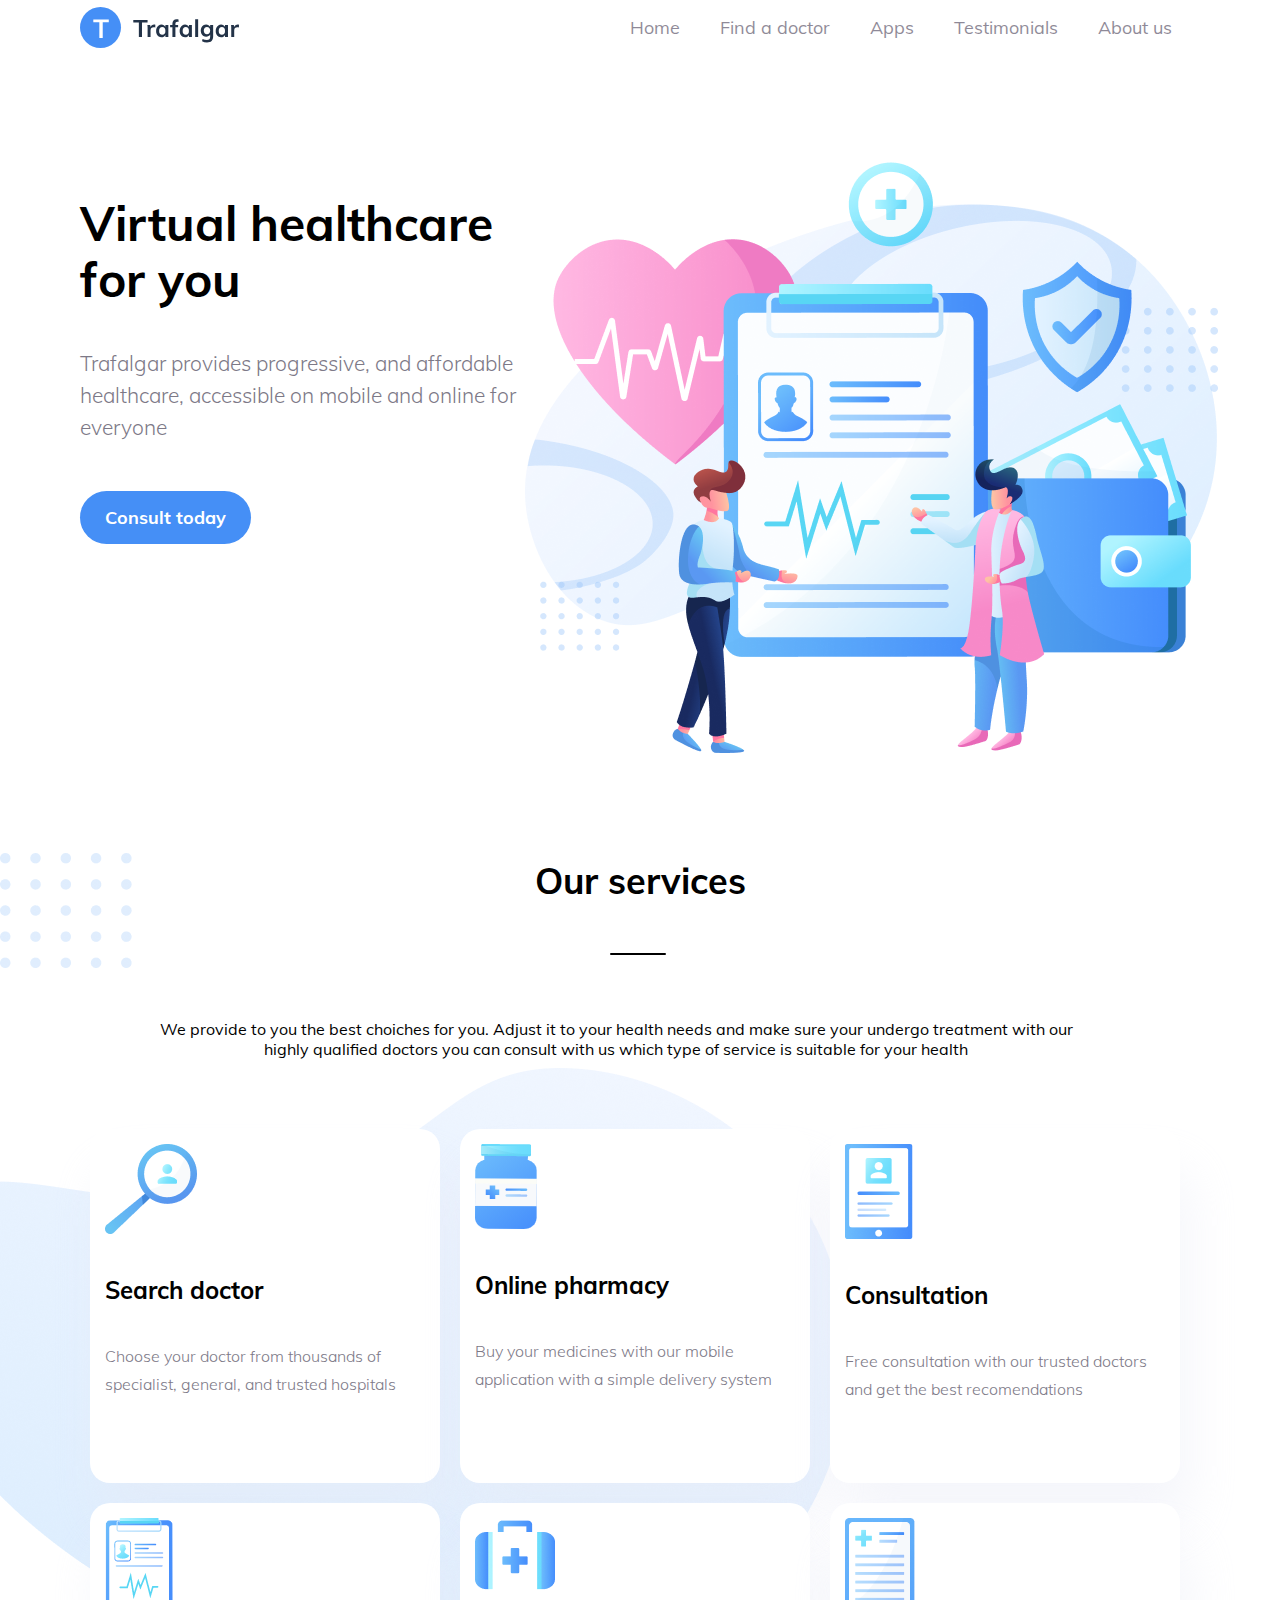
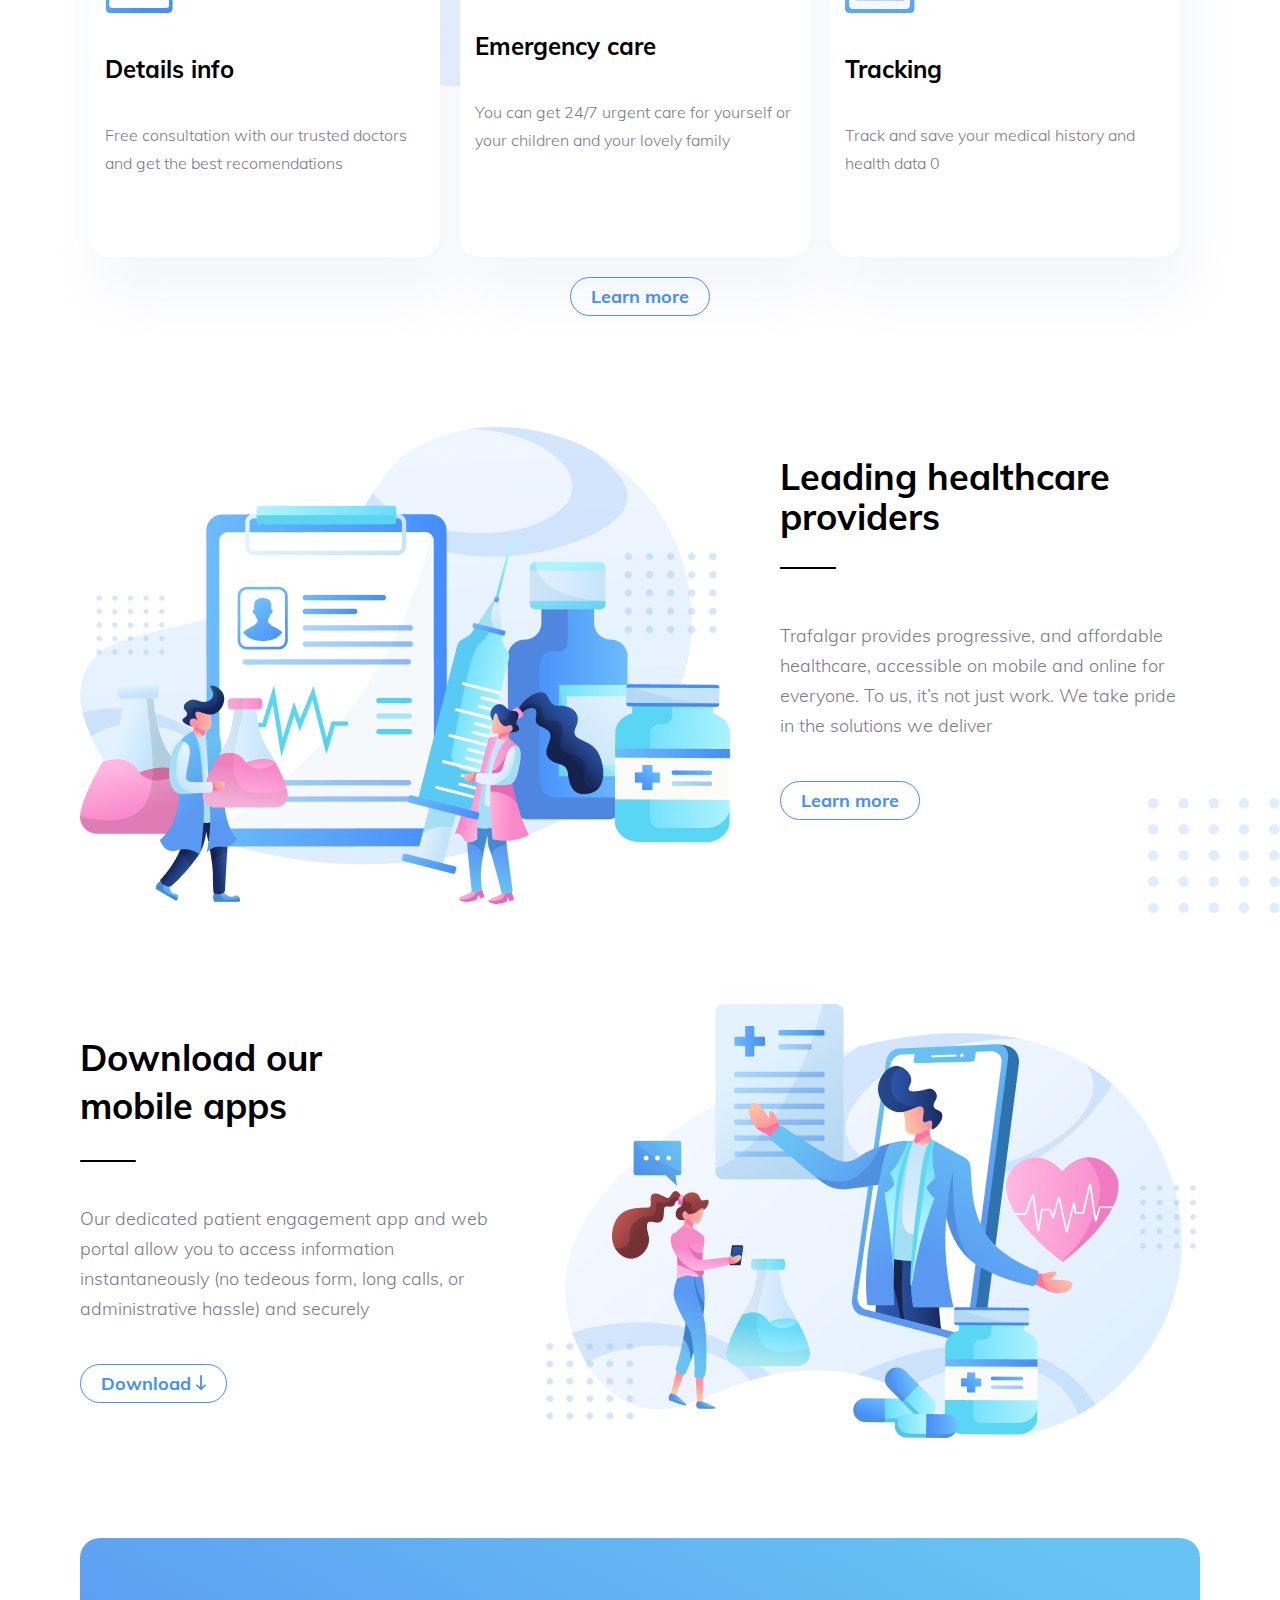
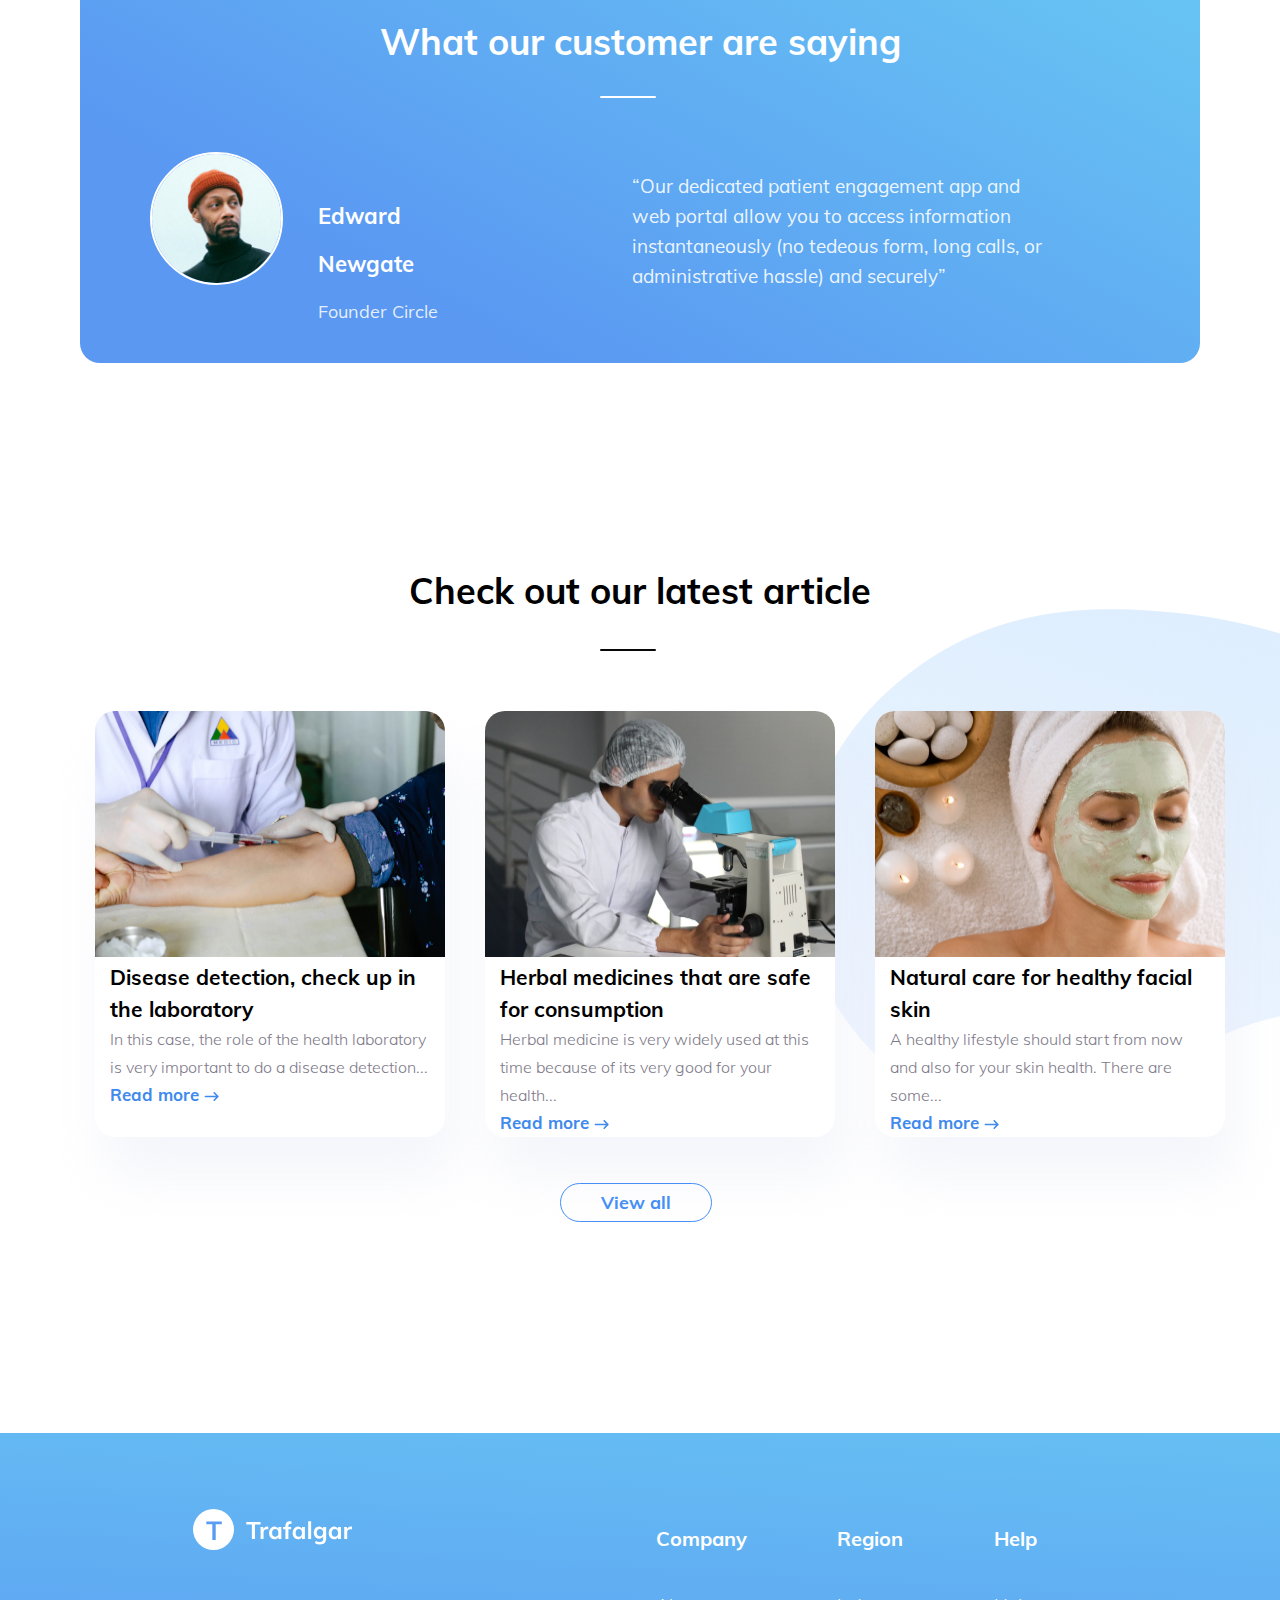
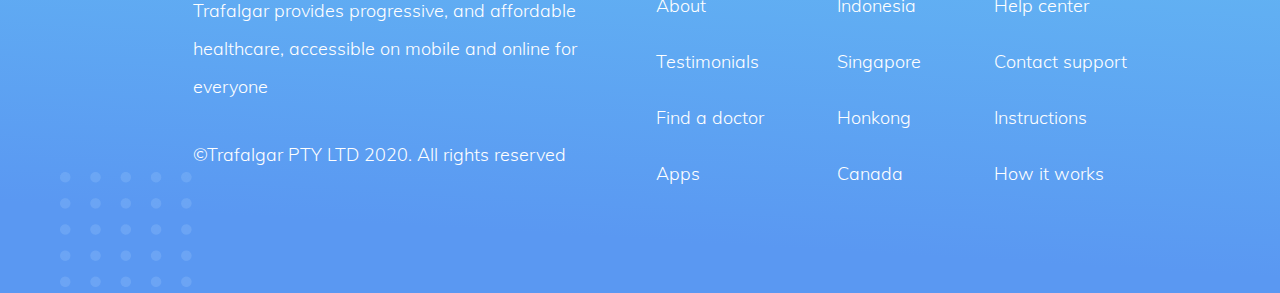
<file: index.html>
<!DOCTYPE html>
<html lang="en">

<head>
    <meta charset="UTF-8">
    <meta http-equiv="X-UA-Compatible" content="IE=edge">
    <meta name="viewport" content="width=device-width, initial-scale=1.0">
    <link rel="stylesheet" href="./css/main.css">
    <title>Document</title>
</head>

<body>
    <!-- site header -->

    <header class="site-header container">

        <img class="site-logo" src="./images/logo.svg" alt="bu logotiv">

        <ul class="site-header-list">

            <li>
                <a class="site-header-list-item" href="#">Home</a>
            </li>

            <li>
                <a class="site-header-list-item" href="#">Find a doctor</a>
            </li>

            <li>
                <a class="site-header-list-item" href="#">Apps</a>
            </li>

            <li>
                <a class="site-header-list-item" href="#">Testimonials</a>
            </li>

            <li>
                <a class="site-header-list-item" href="#">About us</a>
            </li>

        </ul>

    </header>

    <!-- site main -->

    <main class="main">

        <section>




            <div class="container section-health">

                <div class="section-health-box">

                    <h2 class="box-info-header">Virtual healthcare
                        for you
                    </h2>

                    <p class="box-info-p">
                        Trafalgar provides progressive, and affordable
                        healthcare, accessible on mobile and online
                        for everyone
                    </p>

                    <a class="box-info-link" href="#">Consult today</a>

                </div>

                <img class="section-health-image" src="./images/section-health.png" alt="bu yerda rasm bor">

            </div>

        </section>

        <!-- <section-services> -->

        <section class="section-services">

            <div class="container">

                <h2 class="section-our-services-header">Our services</h2>

                <span class="section-our-services-span"></span>

                <p class="section-our-services-p">We provide to you the best choiches for you. Adjust it to your health
                    needs and make sure your undergo treatment with our highly qualified doctors you can consult with us
                    which type of service is suitable for your health
                </p>
            </div>

            <ul class="section-services-list container">

                <li class="section-services-list-item">

                    <img src="./images/lupa.png" alt="bu yerda rasm bor">
                    <h3>Search doctor</h3>
                    <p>Choose your doctor from thousands of specialist, general, and trusted hospitals</p>

                </li>

                <li class="section-services-list-item">

                    <img src="./images/Frame-(2).png" alt="bu yerda rasm bor">
                    <h3>Online pharmacy</h3>
                    <p>Buy your medicines with our mobile application with a simple delivery system</p>

                </li>

                <li class="section-services-list-item">
                    <img src="./images/Frame.png" alt="bu yerda rasm bor">
                    <h3>Consultation</h3>
                    <p>Free consultation with our trusted doctors and get the best recomendations</p>

                </li>

                <li class="section-services-list-item">
                    <img src="./images/Frame-(2)-(1).png" alt="bu yerda rasm bor">
                    <h3>Details info</h3>
                    <p>Free consultation with our trusted doctors and get the best recomendations</p>

                </li>

                <li class="section-services-list-item">
                    <img src="./images/Frame-4.png" alt="bu yerda rasm bor">
                    <h3>Emergency care</h3>
                    <p>You can get 24/7 urgent care for yourself or your children and your
                        lovely family</p>

                </li>

                <li class="section-services-list-item">
                    <img src="./images/Group.png" alt="bu yerda rasm bor">
                    <h3>Tracking</h3>
                    <p>Track and save your medical history and health data 0</p>

                </li>
            </ul>

            <div class="container section-services-link-box">
                <a class="section-services-link" href="#">Learn more</a>
            </div>


        </section>

        <!-- Leading-healthcare-providers -->

        <section>

            <div class="section-Leading-healthcare-providers-box container">

                <img class="ection-Leading-healthcare-providers-image" src="./images/trafalgar-illustration.png"
                    alt="bu yerda rasm bor">

                <div class="section-Leading-healthcare-providers-info">

                    <h2 class="section-Leading-healthcare-providers-header">Leading healthcare providers</h2>

                    <span class="section-Leading-healthcare-providers-span"></span>

                    <p class="section-Leading-healthcare-providers-p">
                        Trafalgar provides progressive, and affordable healthcare, accessible on mobile and online for
                        everyone. To us, it’s not just work. We take pride
                        in the solutions we deliver
                    </p>

                    <a class="section-Leading-healthcare-providers-link" href="#">Learn more</a>

                </div>

            </div>

        </section>

        <!-- <section-DOWNLOAD> -->

        <section class="download">

            <div class="section-DOWNLOAD container">

                <div class="section-DOWNLOAD-box">

                    <h2 class="section-DOWNLOAD-header">Download our
                        mobile apps</h2>

                    <span class="section-DOWNLOAD-span"></span>

                    <p class="section-DOWNLOAD-info">

                        Our dedicated patient engagement app and
                        web portal allow you to access information instantaneously (no tedeous form, long calls,
                        or administrative hassle) and securely
                    </p>

                    <a class="section-DOWNLOAD-link" href="#">Download
                        <img class="section-DOWNLOAD-icon" src="./images/app-dowload-icon-1.svg" alt="icon">
                    </a>

                </div>

                <img class="section-DOWNLOAD-image" src="./images/trafalgar-illustrat.png" alt="bu yerda rasm bor">

            </div>

        </section>

        <!-- section-customer -->

        <section>

            <div class="container">

                <div class="section-customer">

                    <h2 class="section-cutomer-header">What our customer are saying</h2>

                    <span class="section-cutomer-span"></span>

                    <div class="section-cutomer-box">

                        <img class="section-cutomer-image" src="./images/Mask-Group.jpg" alt="bu yerda rasm bor"
                            width="133px" height="133px">

                        <div class="section-cutomer-Edward-Newgate">
                            <p class="section-cutomer-p">Edward Newgate</p>
                            <small class="section-cutomer-small">Founder Circle</small>
                        </div>

                        <blockquote class="section-cutomer-blockquote">
                            “Our dedicated patient engagement app and
                            web portal allow you to access information instantaneously (no tedeous form, long calls,
                            or administrative hassle) and securely”
                        </blockquote>
                    </div>


                </div>



            </div>

        </section>

        <!-- Check out our latest article -->

        <section class="latest-article">

            <div class="container">

                <h2 class="latest-article-header">Check out our latest article</h2>

                <span class="latest-article-span"></span>

                <ul class="latest-article-list">

                    <li class="latest-article-list-item">

                        <img class="latest-article-list-item-img" src="./images/image-2.jpg" alt="bu yerda rasm bor"
                            width="369" height="246">

                        <h2>
                            Disease detection, check up in the laboratory
                        </h2>

                        <p>
                            In this case, the role of the health laboratory is very important to do
                            a disease detection...
                        </p>

                        <a href="#">Read more <img src="./images/Vector-icon.svg" alt="bu icon"></a>
                    </li>

                    <li class="latest-article-list-item">

                        <img class="latest-article-list-item-img" src="./images/image-3.jpg" alt="bu yerda rasm bor"
                            width="369" height="246">

                        <h2>Herbal medicines that are safe for consumption
                        </h2>

                        <p>
                            Herbal medicine is very widely used at this time because of its very good for your
                            health...
                        </p>
                        <a href="#">Read more <img src="./images/Vector-icon.svg" alt="bu icon">
                        </a>
                    </li>

                    <li class="latest-article-list-item">

                        <img class="latest-article-list-item-img" src="./images/image-4.jpg" alt="bu yerda rasm bor"
                            width="369" height="246">

                        <h2>
                            Natural care for healthy facial skin
                        </h2>
                        <p>
                            A healthy lifestyle should start from now and also for your skin health.
                            There are some...
                        </p>

                        <a href="#">Read more <img src="./images/Vector-icon.svg" alt="bu icon">
                        </a>

                    </li>

                </ul>

                <a class="latest-article-link" href="#">View all</a>
            </div>
        </section>

        <!--site footer -->

        <footer class="site-footer">

            <div class="container footer-box">

                <ul class="footer-list">
                    <li class="footer-list-item footer-list-item-1">

                        <img class="footer-trafalgar" src="./images/trafalgar-footer.svg" alt="logo">
                        <p>
                            Trafalgar provides progressive, and affordable healthcare, accessible on mobile and
                            online
                            for everyone
                        </p>
                        <p class="list-item-p1">©Trafalgar PTY LTD 2020. All rights reserved

                        </p>
                    </li>

                    <li class="footer-list-item">

                        <strong>Company</strong>
                        <p>About</p>
                        <p>Testimonials</p>
                        <p>Find a doctor</p>
                        <p>Apps</p>
                    </li>

                    <li class="footer-list-item">

                        <strong>Region</strong>
                        <p>Indonesia</p>
                        <p>Singapore</p>
                        <p>Honkong</p>
                        <p>Canada</p>

                    </li>

                    <li class="footer-list-item">

                        <strong>Help</strong>
                        <p>Help center</p>
                        <p>Contact support</p>
                        <p>Instructions</p>
                        <p>How it works</p>

                    </li>
                </ul>


            </div>
        </footer>

    </main>



</body>

</html>
</file>
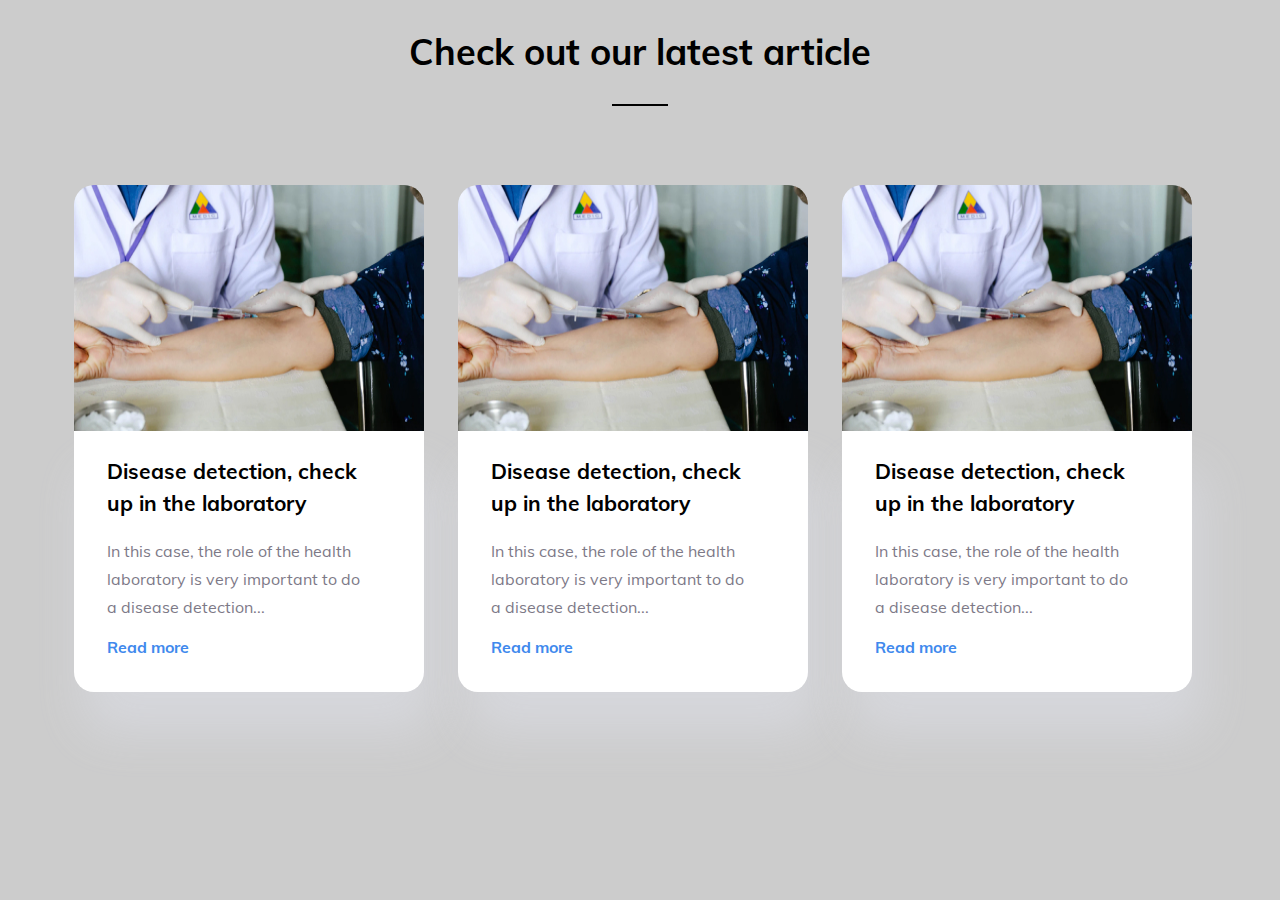
<file: main.html>
<!DOCTYPE html>
<html lang="en">

<head>
    <meta charset="UTF-8">
    <meta http-equiv="X-UA-Compatible" content="IE=edge">
    <meta name="viewport" content="width=device-width, initial-scale=1.0">
    <title>Document</title>
    <link rel="stylesheet" href="./css/main.css">
</head>

<body>


    <style>
        body {
            box-sizing: border-box;
            background-color: #ccc;
        }

        .containerr {
            width: 1200px;
            margin: 0 auto;
        }

        .leatest-article__header {
            font-weight: bold;
            font-size: 36px;
            line-height: 56px;
            text-align: center;
        }

        .leatest-article__hr {
            width: 56px;
            height: 2px;
            background-color: black;
            border: none;
            margin: 0 auto;
            margin-bottom: 79px;
        }

        .box-wrap {
            display: flex;
            flex-direction: column;
            width: 350px;
            margin-left: 34px;
        }

        .box-wrapper {
            display: flex;
            flex-wrap: wrap;
            padding-left: 0;

        }

        .box {
            box-shadow: 10px 40px 50px rgba(229, 233, 246, 0.4);
            border-bottom-left-radius: 20px;
            border-bottom-right-radius: 20px;
            background-color: #fff;
            padding: 24px 51px 35px 33px;
        }

        .box h2 {
            margin-top: 0;
            font-weight: bold;
            font-size: 21px;
            line-height: 32px;
        }

        .box p {
            font-size: 16px;
            line-height: 28px;
            color: #7D7987;
        }

        .box a {
            font-weight: bold;
            text-decoration: none;
            color: #4089ED;
        }

        .box-wrap img {
            border-top-left-radius: 20px;
            border-top-right-radius: 20px;

        }
    </style>

    <section class="leatest-article">
        <div class="containerr">

            <h1 class="leatest-article__header">Check out our latest article</h1>
            <hr class="leatest-article__hr">


            <ul class="box-wrapper">
                <li class="box-wrap">
                    <img src="./images/image-2.jpg" alt="img" width="350" height="246">
                    <div class="box">
                        <h2>Disease detection, check up in the laboratory</h2>
                        <p>In this case, the role of the health laboratory is very important to do a disease
                            detection...
                        </p>
                        <a href="#">Read more</a>
                    </div>
                </li>
                <li class="box-wrap">
                    <img src="./images/image-2.jpg" alt="img" width="350" height="246">
                    <div class="box">
                        <h2>Disease detection, check up in the laboratory</h2>
                        <p>In this case, the role of the health laboratory is very important to do a disease
                            detection...
                        </p>
                        <a href="#">Read more</a>
                    </div>
                </li>
                <li class="box-wrap">
                    <img src="./images/image-2.jpg" alt="img" width="350" height="246">
                    <div class="box">
                        <h2>Disease detection, check up in the laboratory</h2>
                        <p>In this case, the role of the health laboratory is very important to do a disease
                            detection...
                        </p>
                        <a href="#">Read more</a>
                    </div>
                </li>
            </ul>
        </div>
    </section>

</body>

</html>
</file>
<file: css/main.css>
@font-face {
    font-family: 'Mulish';
    font-style: normal;
    font-weight: 300;
    src: 
         url('../fonts/mulish-v3-latin-300.woff2') format('woff2'),
         url('../fonts/mulish-v3-latin-300.woff') format('woff'); 
  }
  
  @font-face {
    font-family: 'Mulish';
    font-style: normal;
    font-weight: 400;
    src: 
         url('../fonts/mulish-v3-latin-regular.woff2') format('woff2'), 
         url('../fonts/mulish-v3-latin-regular.woff') format('woff');
  }
  
  @font-face {
    font-family: 'Mulish';
    font-style: normal;
    font-weight: 500;
    src: 
         url('../fonts/mulish-v3-latin-500.woff2') format('woff2'), 
         url('../fonts/mulish-v3-latin-500.woff') format('woff');
  }
  
  @font-face {
    font-family: 'Mulish';
    font-style: normal;
    font-weight: 700;
    src: 
         url('../fonts/mulish-v3-latin-700.woff2') format('woff2'), 
         url('../fonts/mulish-v3-latin-700.woff') format('woff');
  }
  
  @font-face {
    font-family: 'Mulish';
    font-style: normal;
    font-weight: 800;
    src: 
         url('../fonts/mulish-v3-latin-800.woff2') format('woff2'), 
         url('../fonts/mulish-v3-latin-800.woff') format('woff'); 
  }
  
  @font-face {
    font-family: 'Mulish';
    font-style: normal;
    font-weight: 900;
    src: 
         url('../fonts/mulish-v3-latin-900.woff2') format('woff2'), 
         url('../fonts/mulish-v3-latin-900.woff') format('woff'); 
  }

  *{
    box-sizing: border-box;
}

body
{
    margin: 0;
    padding: 0;
    font-family:  'mulish', sans-serif;
    font-style: normal;
    font-size: 16px;
    
}

.main
{
    background-image: url(../images/element.png);
    background-repeat: no-repeat;
    background-position: right top 46.5%;
}

.container
{
    width: 1160px;
    padding: 0px 20px;
    margin: 0 auto;
  
}

.site-header
{
    display: flex;
    
}

.site-logo
{

margin-right: 330px;
font-weight: bold;
font-size: 24px;
line-height: 30px;
color: #233348;
}

.site-header-list
{
display: flex;
list-style: none;

}

.site-header-list-item
{
    border: 1px solid white;
margin: 0 19px;
text-decoration: none;
font-weight: normal;
font-size: 18px;
line-height: 23px;
color: #1F1534;
opacity: 0.5;
}

.site-header-list-item:hover{border: 1px solid rgb(100, 100, 100);}

/* site section health  */


.section-health-box
{
    width: 445px;
    height: 338px;
    
}

.box-info-header
{
    width: 427px;
    height: 112px;
    font-weight: bold;
font-size: 48px;
line-height: 56px;
color: #000000;

}

.box-info-p
{
    width: 445px;
    height: 96px;
    margin-bottom: 45px;
    font-weight: 300;
font-size: 21px;
line-height: 32px;
color: #7D7987;
}

.box-info-link
{
    width: 200px;
    height: 56px;
    font-weight: bold;
font-size: 18px;
line-height: 60px;
color: #FFFFFF;
text-decoration: none;
background: #458FF6;
border-radius: 55px;
padding: 15px 25px;

}

.box-info-link:hover{border: 1px solid rgb(100, 100, 100);}

.section-health-image
{
    width: 693px;
    height: 598px;
    
}

.section-health
{
    display: flex;
    margin-bottom: 100px;
    margin-top: 100px;
}

/* section our services */

.section-services
{
    background-image: url(../images/Vector-our-services.png), url(../images/element.png);
    background-repeat: no-repeat;
    background-position: unset, right;

}

.section-our-services-header
{ 
    display: block;
    text-align: center;
    font-weight: bold;
font-size: 36px;
line-height: 56px;
color: #000000;
}

.section-our-services-span
{
    width: 56px;
    height: 2px;
    border-radius: 5px;
    background: #000000;
    display: inline-block;
    margin-left: 530px;

}

.section-our-services-p
{
    width: 952px;
    margin: 60px;
text-align: center;    
   
}

.section-services-header
{
    text-align: center;
}

.section-services-list-item
{
    width: 350px;
    height: 354px;
    border-radius: 20px;
    background: #FFFFFF;
    display: inline-block;
    margin: 10px;
    padding: 15px;
    box-shadow: 10px 40px 50px rgba(229, 233, 246, 0.4);
    
    
}
.section-services-list-item h3
{
    font-style: normal;
font-weight: bold;
font-size: 24px;
line-height: 56px;
color: #000000;

}

.section-services-list-item p
{
    font-style: normal;
font-weight: 300;
font-size: 16px;
line-height: 28px;
color: #7D7987;
}

.section-services-list
{
    display: flex;
    flex-wrap: wrap;
    text-align: left;
    list-style: none;
}

.section-services-link
{
    width: 200px;
    height: 56px;
   margin: 0 auto;
    border: 1.4px solid #458FF6;
    border-radius: 20px;
    padding: 7px 20px;
    color: #458FF6;
    font-style: normal;
font-weight: bold;
font-size: 18px;
line-height: 60px;
text-decoration: none;

}

.section-services-link:hover{border: 1px solid rgb(100, 100, 100);}

.section-services-link-box
{
    text-align: center;
    margin-bottom: 100px;
}

/* section-Leading-healthcare-providers */

.section-Leading-healthcare-providers-box
{
    display: flex;
    margin-bottom: 100px;
    
}

.ection-Leading-healthcare-providers-image
{
    width: 650px;
}

.section-Leading-healthcare-providers-info
{
    width: 400px;
    margin-left: 50px;
}

.section-Leading-healthcare-providers-header
{
    Width: 400px;
    font-style: normal;
font-weight: bold;
font-size: 36px;
line-height: 40px;
color: #000000;
}


.section-Leading-healthcare-providers-span
{
    width: 56px;
height: 2px;
background: #000000;
display: inline-block;
margin-bottom: 30px;
}

.section-Leading-healthcare-providers-p
{
    font-style: normal;
font-weight: 300;
font-size: 18px;
line-height: 30px;
color: #7D7987;
mix-blend-mode: normal;
margin-bottom: 30px;
}

.section-Leading-healthcare-providers-link
{
    width: 200px;
    height: 56px;
    border: 1.4px solid #458FF6;
    border-radius: 20px;
    padding: 7px 20px;
    color: #458FF6;
    font-style: normal;
font-weight: bold;
font-size: 18px;
line-height: 60px;
text-decoration: none;

}

.section-Leading-healthcare-providers-link:hover{border: 1px solid rgb(100, 100, 100);}

/* <section-DOWNLOAD> */

.section-DOWNLOAD
{
    display: flex;
    justify-content: space-between;
    margin-bottom: 100px;
}

.section-DOWNLOAD-box
{
    width: 420px;
    height: 120px;

}

.section-DOWNLOAD-header
{
    width: 254px;
    font-style: normal;
    font-weight: bold;
    font-size: 36px;
    line-height: 48px;
    color: #000000;
}

.section-DOWNLOAD-span
{
    width: 56px;
    height: 2px;
    border-radius: 5px;
    background: #000000;
    display: inline-block;
    margin-bottom: 20px;
}

.section-DOWNLOAD-info
{
    font-style: normal;
font-weight: 300;
font-size: 18px;
line-height: 30px;
color: #7D7987;
margin-bottom: 30px;

}

.section-DOWNLOAD-link
{
    width: 200px;
    height: 56px;
    border: 1.4px solid #458FF6;
    border-radius: 20px;
    padding: 7px 20px;
    color: #458FF6;
    font-style: normal;
font-weight: bold;
font-size: 18px;
line-height: 60px;
text-decoration: none;
 
}

.section-DOWNLOAD-link:hover{border: 1px solid rgb(100, 100, 100);}

.section-DOWNLOAD-icon
{
    width: 10px 15px;
}

.section-DOWNLOAD-image
{
    width: 665px;
    height: 434px;
}

/* section-customer */

.section-customer
{
    width: 1120px;
    height: 425px;
    background: linear-gradient(208.18deg, #67C3F3 9.05%, #5A98F2 76.74%);
    border-radius: 20px;
    padding-top: 50px;
    padding-bottom: 50px;
    margin-bottom: 200px;
    
}

.section-cutomer-header
{
    font-style: normal;
font-weight: bold;
font-size: 36px;
line-height: 48px;
color: #FFFFFF;
text-align: center;


}

.section-cutomer-span
{
    width: 56px;
    height: 2px;
    border-radius: 5px;
    background: #ffffff;
    display: inline-block;
    margin-bottom: 20px; 
    margin-left: 520px;
}
  
.section-cutomer-box
{
    display: flex;
    justify-content: left;
    margin-top: 30px;
}

.section-cutomer-image
{
    border: white solid 2px;
    border-radius: 50%;
    margin-left: 70px;
    
}

.section-cutomer-Edward-Newgate
{
    width: 184px;
    margin-left: 35px;

}

.section-cutomer-p
{
    font-style: normal;
font-weight: bold;
font-size: 22px;
line-height: 48px;
color: #FFFFFF;
margin-bottom: 0;
margin-top: 40px;


}

.section-cutomer-small
{
font-style: normal;
font-weight: normal;
font-size: 18px;
line-height: 48px;
color: rgba(255, 255, 255, 0.85);
}

.section-cutomer-blockquote
{
    font-style: normal;
font-weight: normal;
font-size: 19px;
line-height: 30px;
color: rgba(255, 255, 255, 0.9);
width: 420px;
margin-left: 130px;
}

/* Check out our latest article */

.latest-article
{
   background-image: url(../images/Vector.png); 
   background-repeat: no-repeat;
   background-position: right;

}

.latest-article-header
{
    font-style: normal;
font-weight: bold;
font-size: 36px;
line-height: 56px;
text-align: center;
}
.latest-article-span
{
width: 56px;
height: 2px;
border-radius: 5px;
background: #070707;
display: inline-block;
margin-bottom: 20px; 
margin-left: 520px;
}

.latest-article-list
{
list-style: none;
display: flex;
justify-content: center;
}

.latest-article-list-item
{
    
    border-radius: 20px;
   
    background: #FFFFFF;
    margin: 20px;
    
    box-shadow: 10px 40px 50px rgba(229, 233, 246, 0.4);
}

.latest-article-list-item h2
{
    margin: 0px 15px;
    font-style: normal;
    font-weight: bold;
    font-size: 21px;
    line-height: 32px;
    color: #000000;

}

.latest-article-list-item p
{
    margin: 0px 15px;
    font-style: normal;
    font-weight: 300;
    font-size: 16px;
    line-height: 28px;
    color: #7D7987;

}

.latest-article-list-item a
{
    margin: 0px 15px;
    text-decoration: none;
    font-style: normal;
font-weight: 600;
font-size: 17px;
line-height: 28px;
color: #4089ED;

}

.latest-article-list-item-img
{
width: 350px;
border-top-left-radius: 20px;
border-top-right-radius: 20px;
}

.latest-article-link
{
    width: 200px;
    height: 56px;
    border: 1.4px solid #458FF6;
    border-radius: 20px;
    padding: 7px 40px;
    font-style: normal;
    font-weight: bold;
    font-size: 18px;
    line-height: 60px;
text-decoration: none;
color: #458FF6;
margin-left: 480px;

}

.latest-article-link:hover{border: 1px solid rgb(100, 100, 100);}



/* site footer */

.site-footer
{
    background: linear-gradient(183.41deg, #67C3F3 -8.57%, #5A98F2 82.96%);
margin-top: 200px;
height: 460px;

}

.footer-box
{
    padding-top: 60px;
    padding-bottom: 60px;
    background-image: url("../images/element.png");
    background-repeat: no-repeat;
    background-position: bottom left;
}

.footer-list
{
    list-style: none;
    display: flex;
    justify-content: space-evenly;

}

.footer-trafalgar
{
margin-bottom: 20px;
}

.list-item-p1
{
    margin-top: 30px;
    font-style: normal;
font-weight: 300;
font-size: 16px;
line-height: 28px;
    color: #FFFFFF;

}

.footer-list-item strong
{
    font-style: normal;
    font-weight: bold;
    font-size: 20px;
    line-height: 60px;
    color: #FFFFFF;
}


.footer-list-item p
{
    font-style: normal;
    font-weight: 300;
    font-size: 18px;
    line-height: 38px;
    color: #FFFFFF;

}

.footer-list-item-1
{
width: 390px;
}
</file>
